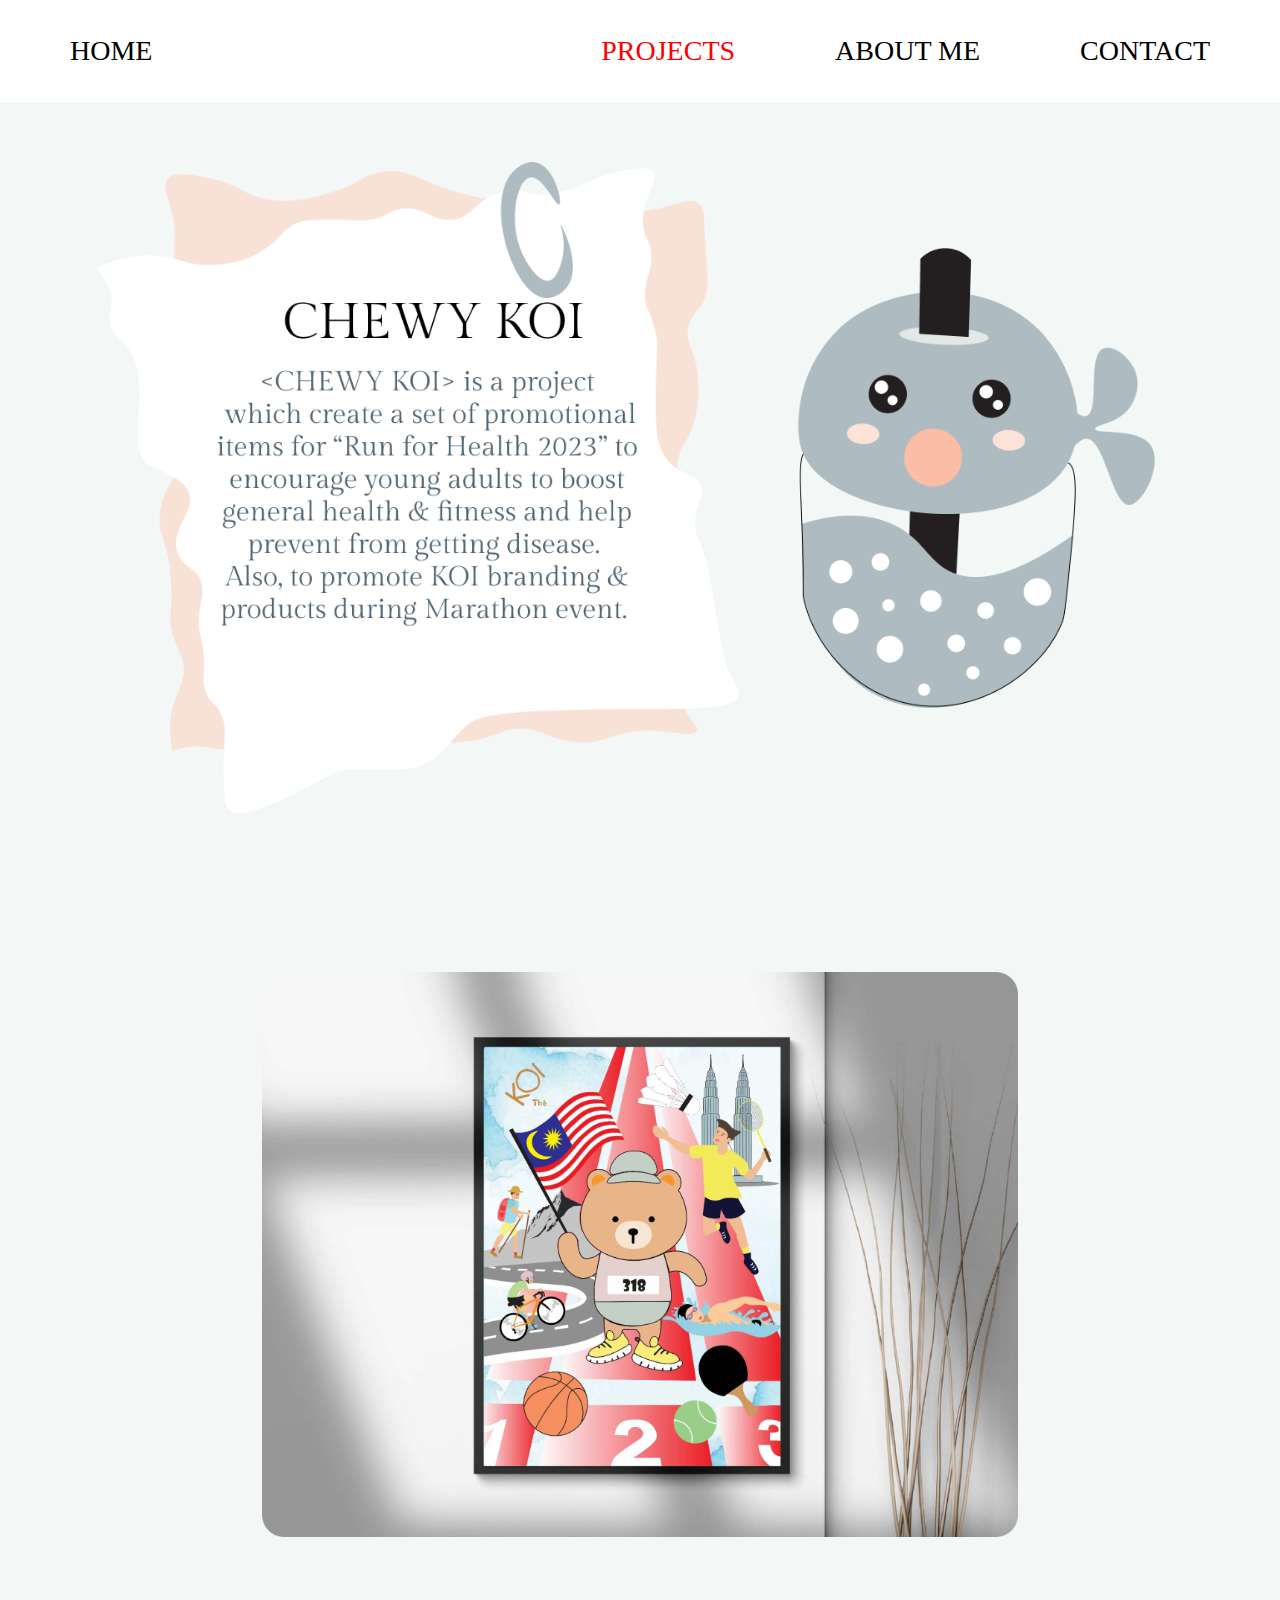
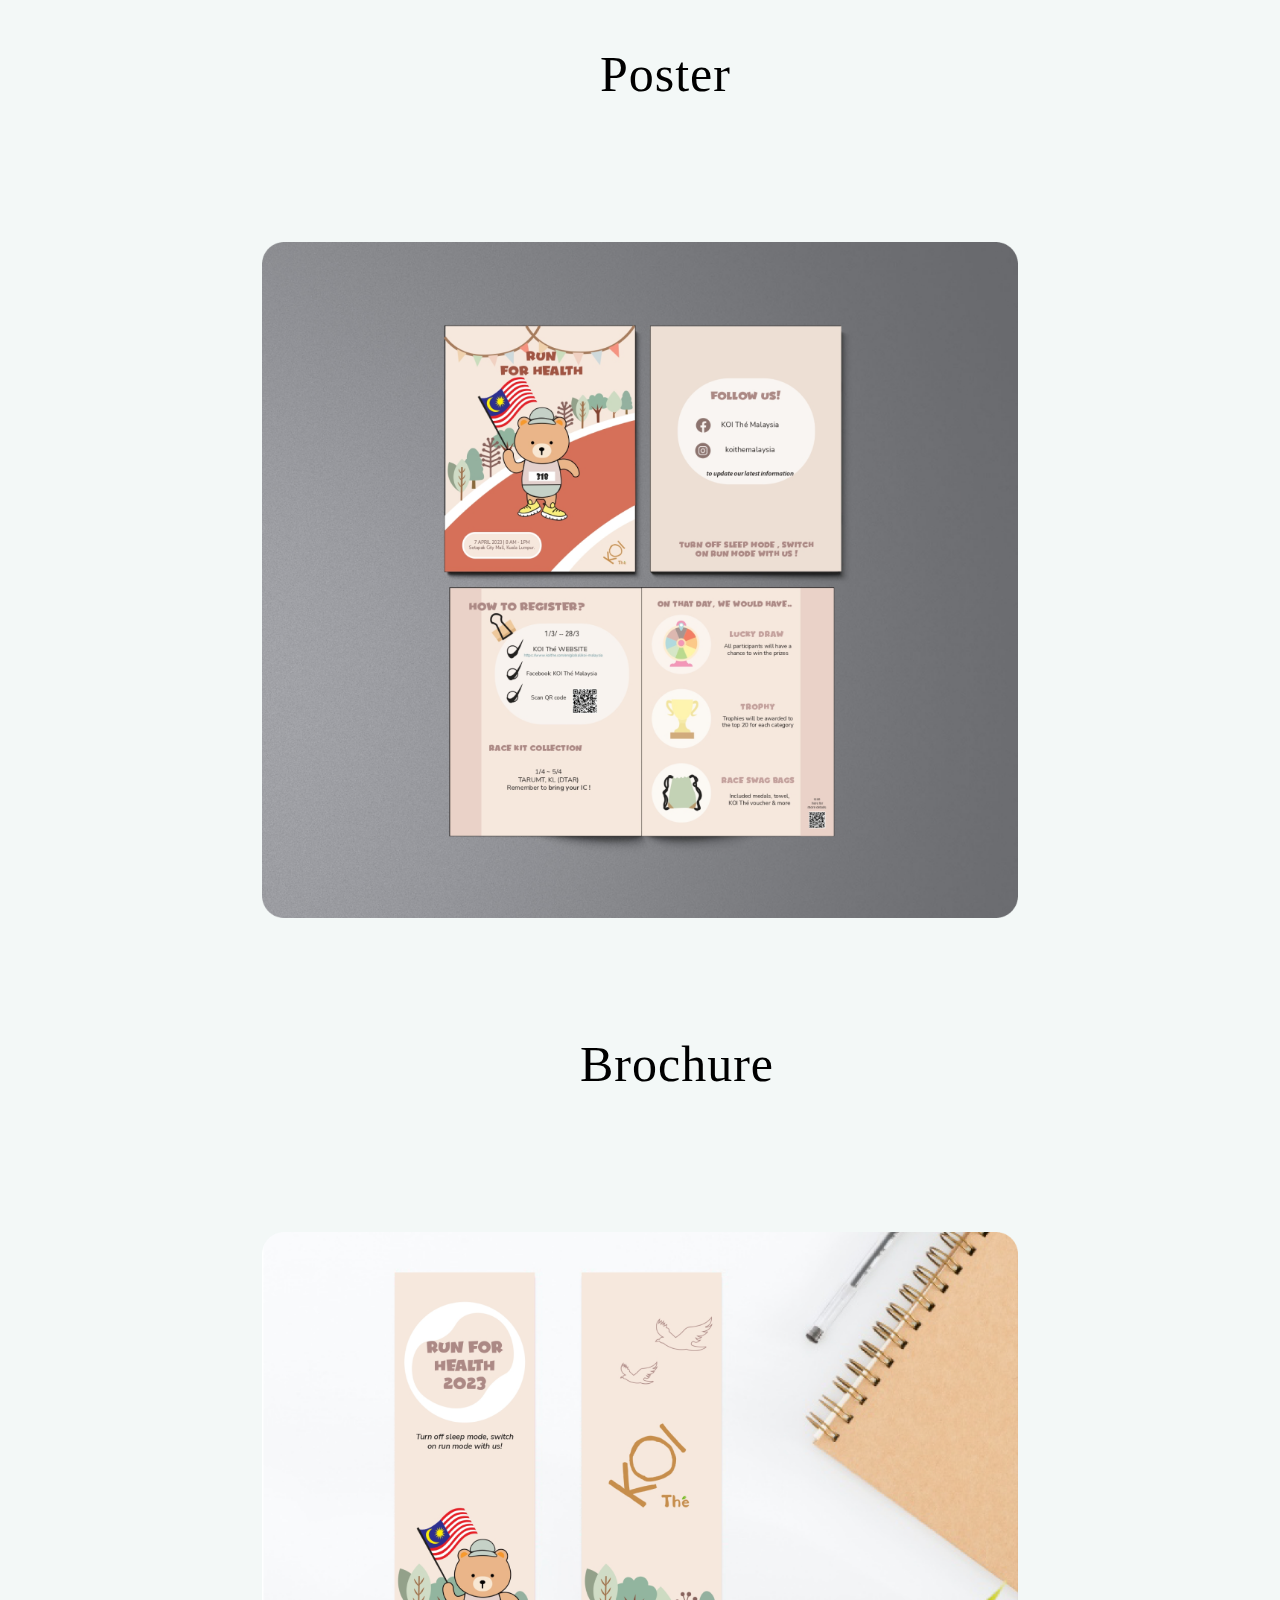
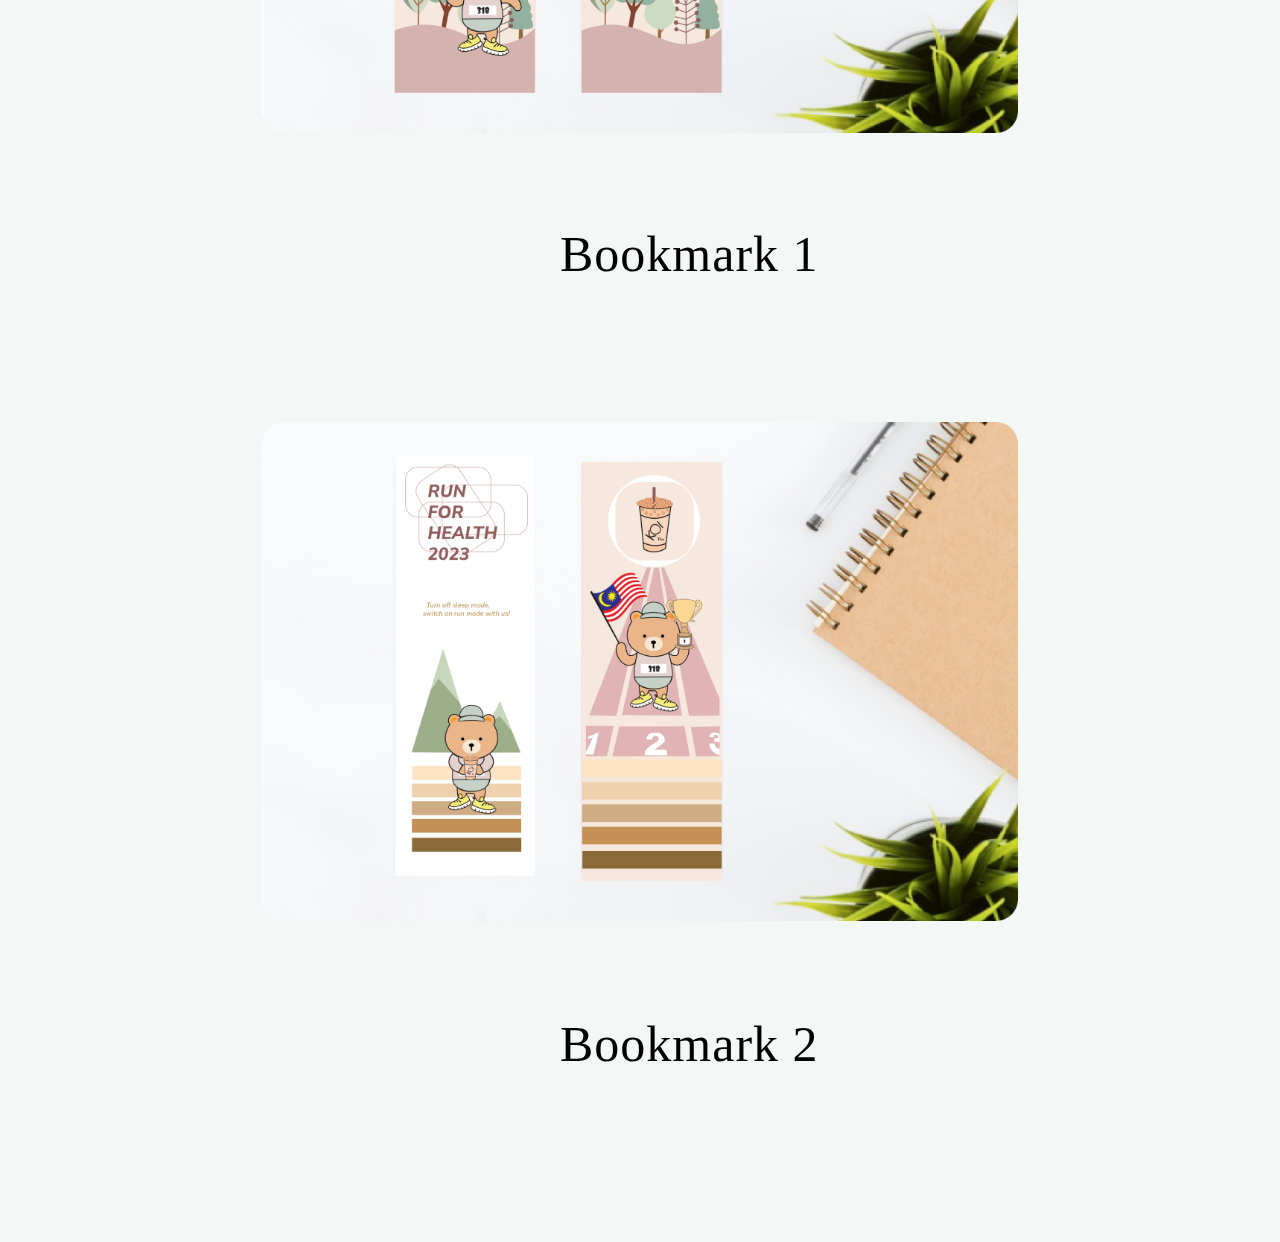
<file: Chewy Koi.html>
<!DOCTYPE html>
<html>
  <head>
   <title>Chewy Koi</title>
   <link rel="stylesheet" href="Project 2_stylesheets.css">
   <link rel="preconnect" href="https://fonts.googleapis.com">
   <link rel="preconnect" href="https://fonts.gstatic.com" crossorigin>
   <link href="https://fonts.googleapis.com/css2?family=Gilda+Display&display=swap" rel="stylesheet.css">

   <!--PROJECTS PAGE STARTS-->
   <nav>
    <div class="nav-left">
      <li><a href="index.html">HOME</a></li>
    </div>
    <div class="nav-right">
      <li><a href="projects.html"style="color: red;">PROJECTS</a></li>
      <li><a href="about.html">ABOUT ME</a></li>
      <li><a href="contact.html">CONTACT</a></li>
    </div>
  </nav>

  <body>
    <!-- Section 1 Start -->
    <div id="BoxCategory_1" style="width:100%; height: 800px; margin:auto; display: flex; align-items: left;padding-top: 10px;padding-bottom: 10px;padding-right: 10px;padding-left: 10px;">
      <!-- Section 1.1 Start -->
      <div id="BoxCategory_2" style="width: 60%;">
    <image src="Assets/Koi Board.png" class="center1"></image>
    </div>
      <!-- Section 1.1 End -->
      <!-- Section 1.2 Start -->
      <div id="BoxCategory_3" style="width: 40%;">
    <image src="Assets/Milk Tea.png" class="center2"></image>
    </div>
      <!-- Section 1.2 End -->
    </div>
    <!-- Section 1 End -->

 <!-- Section 2 Start -->
 <div id="BoxCategory_3" style="width:100%; height: 720px; margin:auto; display: flex; align-items: left;padding-top: 10px;padding-bottom: 10px;padding-right: 10px;padding-left: 10px;">
    <!-- Section 2.1 Start -->
    <div id="BoxCategory_4" style="width: 20%;"></div>
    <!-- Section 2.1 End -->
    <!-- Section 2.2 Start -->
    <div id="BoxCategory_5" style="width: 60%;">
    <image src="Assets/Poster.png" class="center3"></image>
    </div>
    <!-- Section 2.2 End -->
    <!-- Section 2.3 Start -->
    <div id="BoxCategory_4" style="width: 20%;"></div>
    <!-- Section 2.3 End -->
  </div>
  <!-- Section 2 End -->

  <!-- Section 2 Start -->
 <div id="BoxCategory_3" style="width:100%; height: 110px; margin:auto; display: flex; align-items: left;padding-top: 10px;padding-bottom: 10px;padding-right: 10px;padding-left: 10px;">
    <!-- Section 2.1 Start -->
    <div id="BoxCategory_4" style="width: 33.33%;"></div>
    <!-- Section 2.1 End -->
    <!-- Section 2.2 Start -->
    <div id="BoxCategory_5" style="width: 33.33%;">
    <p class="content">Poster</p>
    </div>
    <!-- Section 2.2 End -->
    <!-- Section 2.3 Start -->
    <div id="BoxCategory_4" style="width: 33.33%;"></div>
    <!-- Section 2.3 End -->
  </div>
  <!-- Section 2 End -->

   <!-- Section 1 Start -->
   <div id="BoxCategory_1" style="width:100%; height: 880px; margin:auto; display: flex; align-items: left;padding-top: 10px;padding-bottom: 10px;padding-right: 10px;padding-left: 10px;">
    <!-- Section 1.1 Start -->
    <div id="BoxCategory_2" style="width: 20%;"></div>
    <!-- Section 1.1 End -->
    <!-- Section 1.2 Start -->
    <div id="BoxCategory_3" style="width: 60%;">
    <image src="Assets/Brochure.png" class="center4"></image>
    </div>
    <!-- Section 1.2 End -->
    <!-- Section 1.3 Start -->
    <div id="BoxCategory_2" style="width: 20%;"></div>
    <!-- Section 1.3 End -->
  </div>
  <!-- Section 1 End -->

  <!-- Section 1 Start -->
  <div id="BoxCategory_1" style="width:100%; height: 110px; margin:auto; display: flex; align-items: left;padding-top: 10px;padding-bottom: 10px;padding-right: 10px;padding-left: 10px;">
    <!-- Section 1.1 Start -->
    <div id="BoxCategory_2" style="width: 33.33%;"></div>
    <!-- Section 1.1 End -->
    <!-- Section 1.2 Start -->
    <div id="BoxCategory_3" style="width: 33.33%;">
    <p class="content2">Brochure</p>
    </div>
    <!-- Section 1.2 End -->
    <!-- Section 1.3 Start -->
    <div id="BoxCategory_2" style="width: 33.33%;"></div>
    <!-- Section 1.3 End -->
  </div>
  <!-- Section 1 End -->

  <!-- Section 2 Start -->
 <div id="BoxCategory_3" style="width:100%; height: 680px; margin:auto; display: flex; align-items: left;padding-top: 10px;padding-bottom: 10px;padding-right: 10px;padding-left: 10px;">
    <!-- Section 2.1 Start -->
    <div id="BoxCategory_4" style="width: 20%;"></div>
    <!-- Section 2.1 End -->
    <!-- Section 2.2 Start -->
    <div id="BoxCategory_5" style="width: 60%;">
    <image src="Assets/Bookmark 1.png" class="center5"></image>
    </div>
    <!-- Section 2.2 End -->
    <!-- Section 2.3 Start -->
    <div id="BoxCategory_4" style="width: 20%;"></div>
    <!-- Section 2.3 End -->
  </div>
  <!-- Section 2 End -->

  <!-- Section 2 Start -->
 <div id="BoxCategory_3" style="width:100%; height: 110px; margin:auto; display: flex; align-items: left;padding-top: 10px;padding-bottom: 10px;padding-right: 10px;padding-left: 10px;">
    <!-- Section 2.1 Start -->
    <div id="BoxCategory_4" style="width: 33.33%;"></div>
    <!-- Section 2.1 End -->
    <!-- Section 2.2 Start -->
    <div id="BoxCategory_5" style="width: 33.33%;">
    <p class="content3">Bookmark 1</p>
    </div>
    <!-- Section 2.2 End -->
    <!-- Section 2.3 Start -->
    <div id="BoxCategory_4" style="width: 33.33%;"></div>
    <!-- Section 2.3 End -->
  </div>
  <!-- Section 2 End -->

    <!-- Section 1 Start -->
    <div id="BoxCategory_1" style="width:100%; height: 680px; margin:auto; display: flex; align-items: left;padding-top: 10px;padding-bottom: 10px;padding-right: 10px;padding-left: 10px;">
        <!-- Section 1.1 Start -->
        <div id="BoxCategory_2" style="width: 20%;"></div>
        <!-- Section 1.1 End -->
        <!-- Section 1.2 Start -->
        <div id="BoxCategory_3" style="width: 60%;">
        <image src="Assets/Bookmark 2.png" class="center6"></image>
        </div>
        <!-- Section 1.2 End -->
        <!-- Section 1.3 Start -->
        <div id="BoxCategory_2" style="width: 20%;"></div>
        <!-- Section 1.3 End -->
      </div>
      <!-- Section 1 End -->
    
      <!-- Section 1 Start -->
      <div id="BoxCategory_1" style="width:100%; height: 250px; margin:auto; display: flex; align-items: left;padding-top: 10px;padding-bottom: 10px;padding-right: 10px;padding-left: 10px;">
        <!-- Section 1.1 Start -->
        <div id="BoxCategory_2" style="width: 33.33%;"></div>
        <!-- Section 1.1 End -->
        <!-- Section 1.2 Start -->
        <div id="BoxCategory_3" style="width: 33.33%;">
        <p class="content4">Bookmark 2</p>
        </div>
        <!-- Section 1.2 End -->
        <!-- Section 1.3 Start -->
        <div id="BoxCategory_2" style="width: 33.33%;"></div>
        <!-- Section 1.3 End -->
      </div>
      <!-- Section 1 End -->
    
</body>
</file>
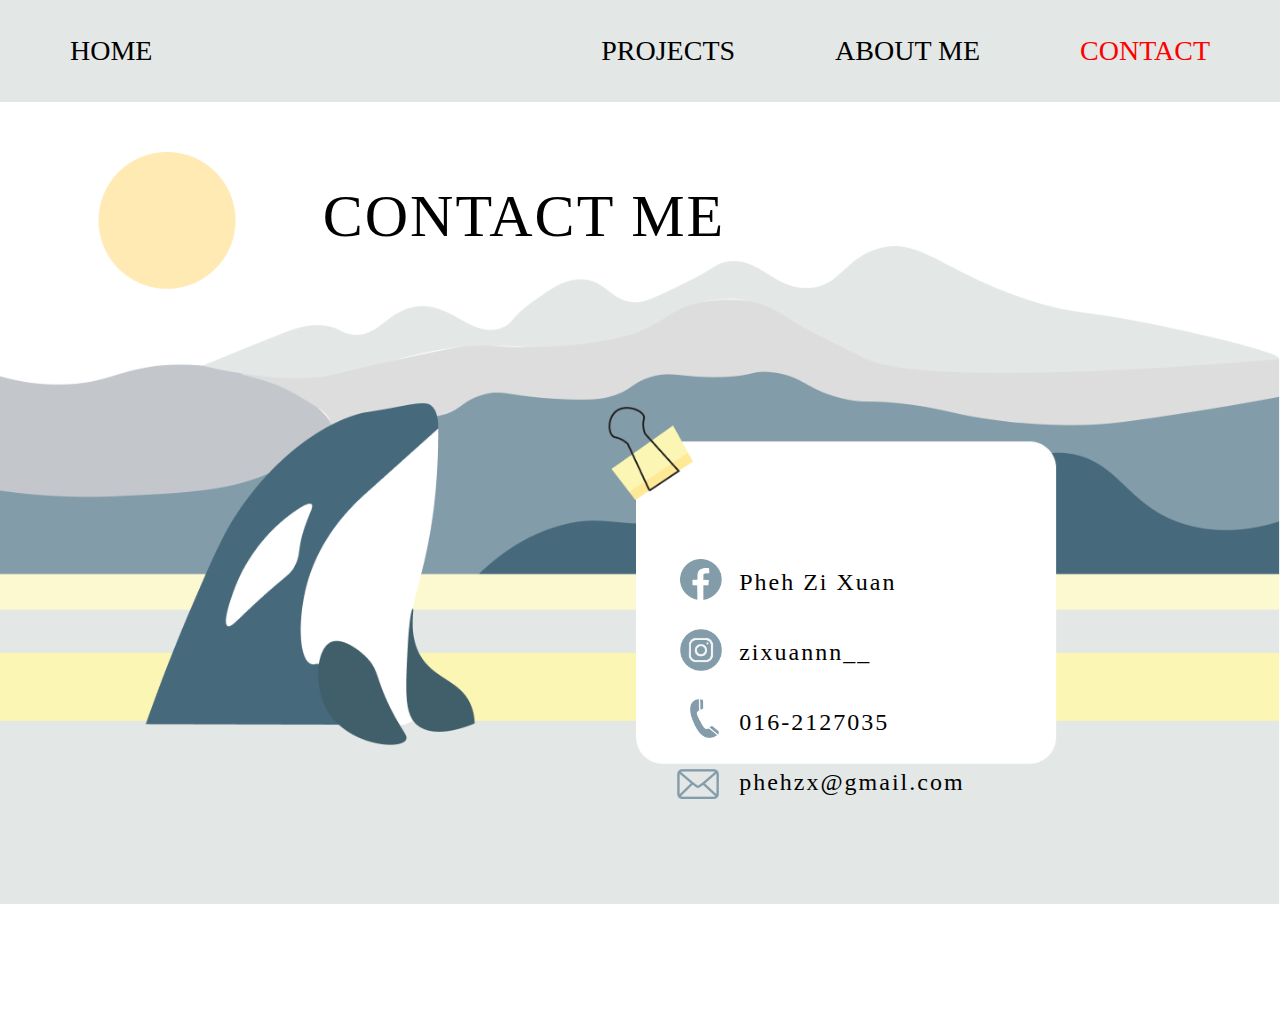
<file: contact.html>
<!DOCTYPE html>
<html>
  <head>
   <title>Contact</title>
   <link rel="stylesheet" href="contact_stylesheets.css">
   <link rel="preconnect" href="https://fonts.googleapis.com">
   <link rel="preconnect" href="https://fonts.gstatic.com" crossorigin>
   <link href="https://fonts.googleapis.com/css2?family=Gilda+Display&display=swap" rel="stylesheet.css">

   <!--PROJECTS PAGE STARTS-->
   <nav>
    <div class="nav-left">
      <li><a href="index.html" class="active">HOME</a></li>
    </div>
    <div class="nav-right">
      <li><a href="projects.html">PROJECTS</a></li>
      <li><a href="about.html">ABOUT ME</a></li>
      <li><a href="contact.html" style="color: red;">CONTACT</a></li>
    </div>
  </nav>

  <body>
    <div id="" style="width: 100%;margin-top: 10px;" class="homepage_bg_img">

    <!-- Section 1 Start -->
  <div id="" style="width:100%; height: 277px; margin:auto; display: flex; align-items: left;padding-top: 10px;padding-bottom: 10px;padding-right: 10px;padding-left: 10px;">
    <!-- Section 1.1 Start -->
    <div id="" style="width: 20%;"></div>
    <!-- Section 1.1 End -->
    <!-- Section 1.2 Start -->
    <div id="" style="width: 40%;">
      <p class="content">CONTACT ME</p>
    </div>
    <!-- Section 1.2 End -->
    <!-- Section 1.3 Start -->
    <div id="" style="width: 40%;"></div>
    <!-- Section 1.3 End -->
  </div>
  <!-- Section 1 End -->

  <!-- Section 2 Start -->
  <div id="" style="width:100%; height: 633px; margin:auto; display: flex; align-items: left;padding-top: 10px;padding-bottom: 10px;padding-right: 10px;padding-left: 10px;">
    <!-- Section 2.1 Start -->
    <div id="" style="width: 50%;"></div>
    <!-- Section 2.1 End -->

    <!-- Section 2.2 Start -->
    <div id="" style="width: 35%;margin-top: 150px;">
      <div id="" style="width:100%; height: 70px; margin:auto; display: flex; align-items: left;padding-top: 10px;padding-bottom: 10px;padding-right: 10px;padding-left: 10px;">
        <!-- Section 1.1 Start -->
        <div id="" style="width: 20%;">
        <image src="Assets/FB icon.png" style=width:50%;margin-left:30px;padding-bottom:10px;></image>
        </div>
        <!-- Section 1.1 End -->
        <!-- Section 1.2 Start -->
        <div id="" style="width: 60%;">
        <p class="par">Pheh Zi Xuan</p>
        </div>
        <!-- Section 1.2 End -->
        <!-- Section 1.3 Start -->
        <div id="" style="width: 20%;"></div>
        <!-- Section 1.3 End -->
      </div>

      <div id="" style="width:100%; height: 70px; margin:auto; display: flex; align-items: left;padding-top: 10px;padding-bottom: 10px;padding-right: 10px;padding-left: 10px;">
        <!-- Section 1.1 Start -->
        <div id="" style="width: 20%;">
        <image src="Assets/IG icon.png" style=width:50%;margin-left:30px;></image>
        </div>
        <!-- Section 1.1 End -->
        <!-- Section 1.2 Start -->
        <div id="" style="width: 60%;">
        <p class="par">zixuannn__</p>
        </div>
        <!-- Section 1.2 End -->
        <!-- Section 1.3 Start -->
        <div id="" style="width: 20%;"></div>
        <!-- Section 1.3 End -->
      </div>

      <div id="" style="width:100%; height: 60px; margin:auto; display: flex; align-items: left;padding-top: 10px;padding-bottom: 10px;padding-right: 10px;padding-left: 10px;">
        <!-- Section 1.1 Start -->
        <div id="" style="width: 20%;">
        <image src="Assets/Phone.png" style=width:35%;margin-left:40px;></image>
        </div>
        <!-- Section 1.1 End -->
        <!-- Section 1.2 Start -->
        <div id="" style="width: 60%;">
        <p class="par">016-2127035</p>
        </div>
        <!-- Section 1.2 End -->
        <!-- Section 1.3 Start -->
        <div id="" style="width: 20%;"></div>
        <!-- Section 1.3 End -->
      </div>
  
      <div id="" style="width:100%; height: 60px; margin:auto; display: flex; align-items: left;padding-top: 10px;padding-bottom: 10px;padding-right: 10px;padding-left: 10px;">
        <!-- Section 1.1 Start -->
        <div id="" style="width: 20%;">
        <image src="Assets/Mail.png" style=width:50%;margin-left:27px;padding-top:10px;></image>
        </div>
        <!-- Section 1.1 End -->
        <!-- Section 1.2 Start -->
        <div id="" style="width: 60%;">
        <p class="par">phehzx@gmail.com</p>
        </div>
        <!-- Section 1.2 End -->
        <!-- Section 1.3 Start -->
        <div id="" style="width: 20%;"></div>
        <!-- Section 1.3 End -->
      </div>
  
  </body>
</file>
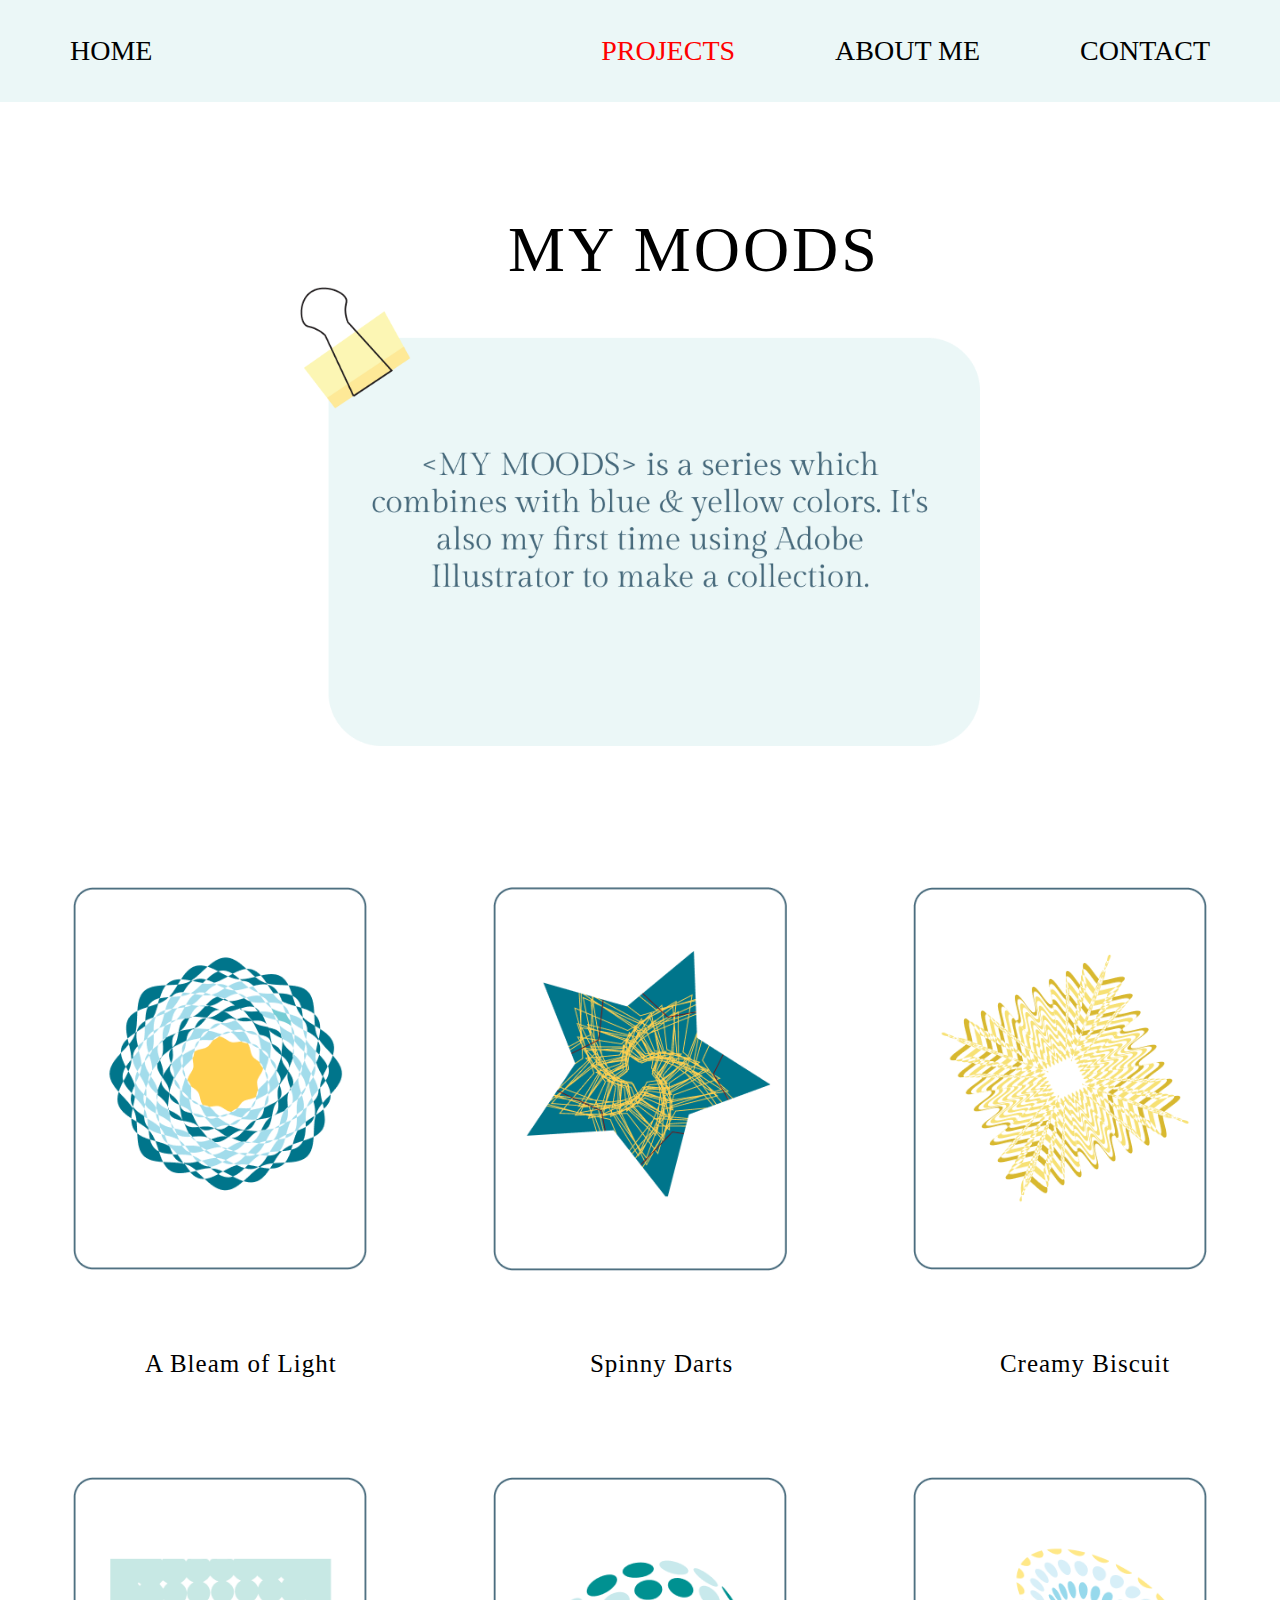
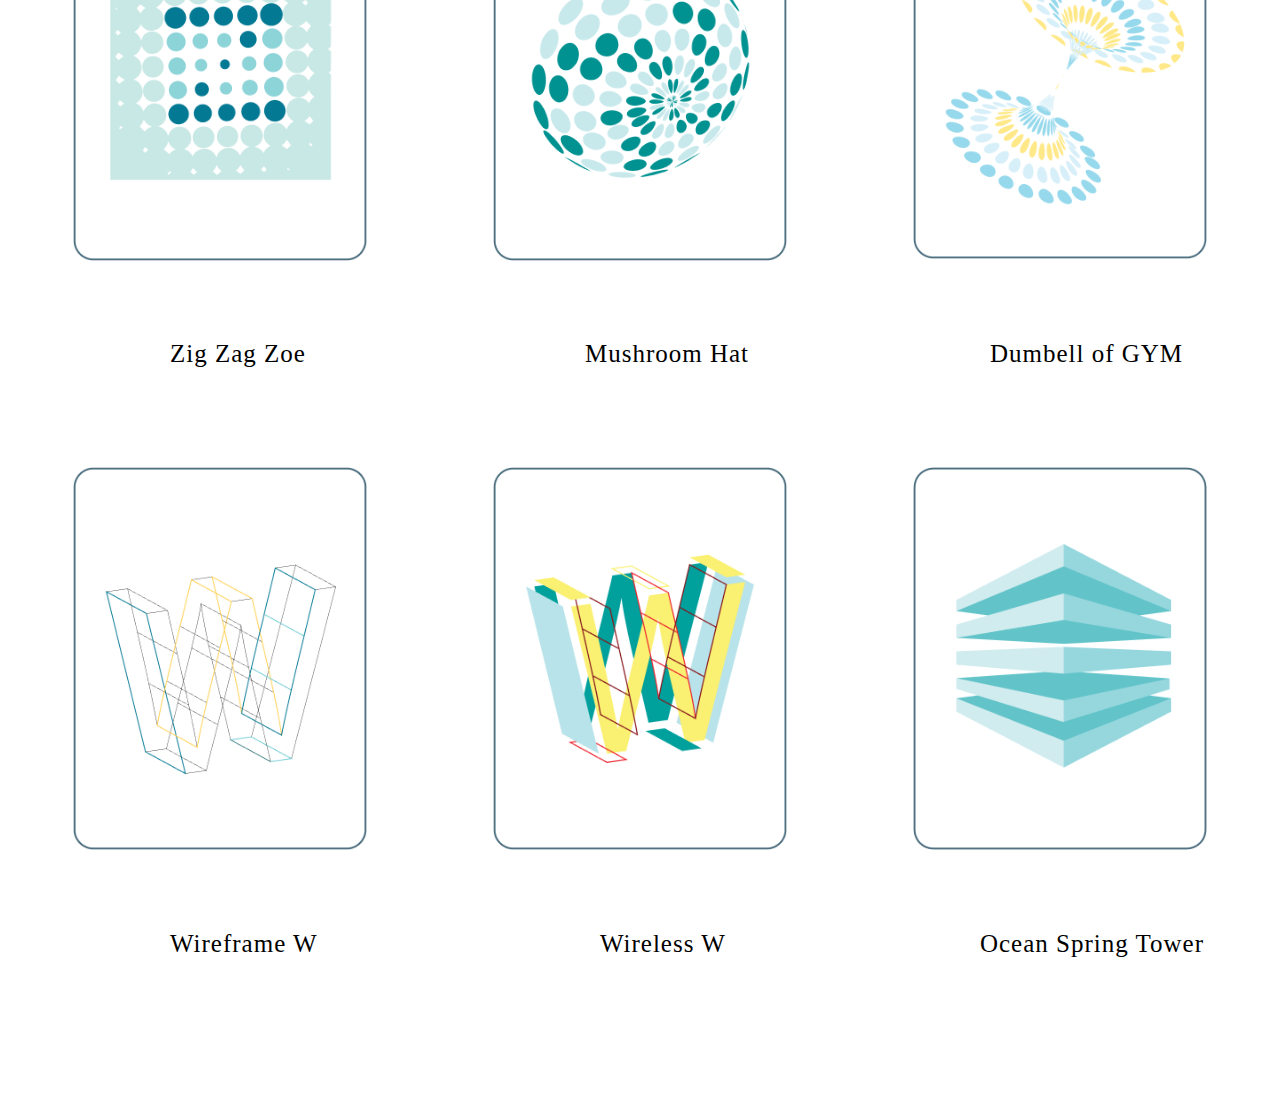
<file: My Moods.html>
<!DOCTYPE html>
<html>
  <head>
   <title>My Moods</title>
   <link rel="stylesheet" href="Project 1_stylesheets.css">
   <link rel="preconnect" href="https://fonts.googleapis.com">
   <link rel="preconnect" href="https://fonts.gstatic.com" crossorigin>
   <link href="https://fonts.googleapis.com/css2?family=Gilda+Display&display=swap" rel="stylesheet.css">

   <!--PROJECTS PAGE STARTS-->
   <nav>
    <div class="nav-left">
      <li><a href="index.html">HOME</a></li>
    </div>
    <div class="nav-right">
      <li><a href="projects.html"style="color: red;">PROJECTS</a></li>
      <li><a href="about.html">ABOUT ME</a></li>
      <li><a href="contact.html">CONTACT</a></li>
    </div>
  </nav>

  <body>
    <!-- Section 1 Start -->
  <div id="BoxCategory_1" style="width:100%; height: 175px; margin:auto; display: flex; align-items: left;padding-top: 10px;padding-bottom: 10px;padding-right: 10px;padding-left: 10px;">
    <!-- Section 1.1 Start -->
    <div id="BoxCategory_2" style="width:30%;"></div>
    <!-- Section 1.1 End -->
    <!-- Section 1.2 Start -->
    <div id="BoxCategory_3" style="width: 40%;">
    <p class="header">MY MOODS</p>
    </div>
    <!-- Section 1.2 End -->
    <!-- Section 1.3 Start -->
    <div id="BoxCategory_2" style="width: 30%;"></div>
    <!-- Section 1.3 End -->
    
  </div>
  <!-- Section 1 End -->

  <!-- Section 2 Start -->
  <div id="BoxCategory_3" style="width:100%; height: 600px; margin:auto; display: flex; align-items: left;padding-top: 10px;padding-bottom: 10px;padding-right: 10px;padding-left: 10px;">
    <!-- Section 2.1 Start -->
    <div id="BoxCategory_4" style="width: 20%;"></div>
    <!-- Section 2.1 End -->
    <!-- Section 2.2 Start -->
    <div id="BoxCategory_5" style="width: 60%;">
    <image src="Assets/Mood Board.png" class="center"></image>
    </div>
    <!-- Section 2.2 End -->
    <!-- Section 2.3 Start -->
    <div id="BoxCategory_4" style="width: 20%;"></div>
    <!-- Section 2.3 End -->
  </div>
  <!-- Section 2 End -->

   <!-- Section 1 Start -->
   <div id="BoxCategory_1" style="width:100%; height: 450px; margin:auto; display: flex; align-items: left;padding-top: 10px;padding-bottom: 10px;padding-right: 10px;padding-left: 10px;">
    <!-- Section 1.1 Start -->
    <div id="BoxCategory_2" style="width: 33.33%;">
     <image src="Assets/A Bleam of Light.png" class="center2"></image>
    </div>
    <!-- Section 1.1 End -->
    <!-- Section 1.2 Start -->
    <div id="BoxCategory_3" style="width:33.33%;">
     <image src="Assets/Spinny Darts.png" class="center2"></image>
    </div>
    <!-- Section 1.2 End -->
    <!-- Section 1.3 Start -->
    <div id="BoxCategory_2" style="width: 33.33%;">
     <image src="Assets/Creamy Biscuit.png" class="center2"></image>
    </div>
    <!-- Section 1.3 End -->
  </div>
  <!-- Section 1 End -->

   <!-- Section 1 Start -->
   <div id="BoxCategory_1" style="width:100%; height: 140px; margin:auto; display: flex; align-items: left;padding-top: 10px;padding-bottom: 10px;padding-right: 10px;padding-left: 10px;">
    <!-- Section 1.1 Start -->
    <div id="BoxCategory_2" style="width: 33.33%;">
     <p class="content"> A Bleam of Light</p>
    </div>
    <!-- Section 1.1 End -->
    <!-- Section 1.2 Start -->
    <div id="BoxCategory_3" style="width:33.33%;">
     <p class="content2"> Spinny Darts</p>
    </div>
    <!-- Section 1.2 End -->
    <!-- Section 1.3 Start -->
    <div id="BoxCategory_2" style="width: 33.33%;">
     <p class="content3">Creamy Biscuit</p>
    </div>
    <!-- Section 1.3 End -->
  </div>
  <!-- Section 1 End -->

  <!-- Section 1 Start -->
  <div id="BoxCategory_1" style="width:100%; height: 450px; margin:auto; display: flex; align-items: left;padding-top: 10px;padding-bottom: 10px;padding-right: 10px;padding-left: 10px;">
    <!-- Section 1.1 Start -->
    <div id="BoxCategory_3" style="width: 33.33%;">
     <image src="Assets/Zig Zag Zoe.png" class="center2"></image>
    </div>
    <!-- Section 1.1 End -->
    <!-- Section 1.2 Start -->
    <div id="BoxCategory_4" style="width:33.33%;">
     <image src="Assets/Mushroom Hat.png" class="center2"></image>
    </div>
    <!-- Section 1.2 End -->
    <!-- Section 1.3 Start -->
    <div id="BoxCategory_2" style="width: 33.33%;">
     <image src="Assets/Dumbell of GYM.png" class="center2"></image>
    </div>
    <!-- Section 1.3 End -->
  </div>
  <!-- Section 1 End -->

   <!-- Section 1 Start -->
   <div id="BoxCategory_1" style="width:100%; height: 140px; margin:auto; display: flex; align-items: left;padding-top: 10px;padding-bottom: 10px;padding-right: 10px;padding-left: 10px;">
    <!-- Section 1.1 Start -->
    <div id="BoxCategory_3" style="width: 33.33%;">
        <p class="content4">Zig Zag Zoe</p>
    </div>
    <!-- Section 1.1 End -->
    <!-- Section 1.2 Start -->
    <div id="BoxCategory_4" style="width:33.33%;">
        <p class="content5">Mushroom Hat</p>
    </div>
    <!-- Section 1.2 End -->
    <!-- Section 1.3 Start -->
    <div id="BoxCategory_2" style="width: 33.33%;">
        <p class="content6"> Dumbell of GYM </p>
    </div>
    <!-- Section 1.3 End -->
  </div>
  <!-- Section 1 End -->

  <!-- Section 1 Start -->
  <div id="BoxCategory_1" style="width:100%; height: 450px; margin:auto; display: flex; align-items: left;padding-top: 10px;padding-bottom: 10px;padding-right: 10px;padding-left: 10px;">
    <!-- Section 1.1 Start -->
    <div id="BoxCategory_4" style="width: 33.33%;">
     <image src="Assets/Wireframe W.png" class="center2"></image>
    </div>
    <!-- Section 1.1 End -->
    <!-- Section 1.2 Start -->
    <div id="BoxCategory_2" style="width:33.33%;">
     <image src="Assets/Wireless W.png" class="center2"></image>
    </div>
    <!-- Section 1.2 End -->
    <!-- Section 1.3 Start -->
    <div id="BoxCategory_4" style="width: 33.33%;">
     <image src="Assets/Ocean Spring Tower.png" class="center2"></image>
    </div>
    <!-- Section 1.3 End -->
  </div>
  <!-- Section 1 End -->

   <!-- Section 1 Start -->
   <div id="BoxCategory_1" style="width:100%; height: 200px; margin:auto; display: flex; align-items: left;padding-top: 10px;padding-bottom: 10px;padding-right: 10px;padding-left: 10px;">
    <!-- Section 1.1 Start -->
    <div id="BoxCategory_4" style="width: 33.33%;">
        <p class="content7">Wireframe W</p>
    </div>
    <!-- Section 1.1 End -->
    <!-- Section 1.2 Start -->
    <div id="BoxCategory_2" style="width:33.33%;">
        <p class="content8">Wireless W</p>
    </div>
    <!-- Section 1.2 End -->
    <!-- Section 1.3 Start -->
    <div id="BoxCategory_4" style="width: 33.33%;">
        <p class="content9">Ocean Spring Tower</p>
    </div>
    <!-- Section 1.3 End -->
  </div>
  <!-- Section 1 End -->


</body>
</file>
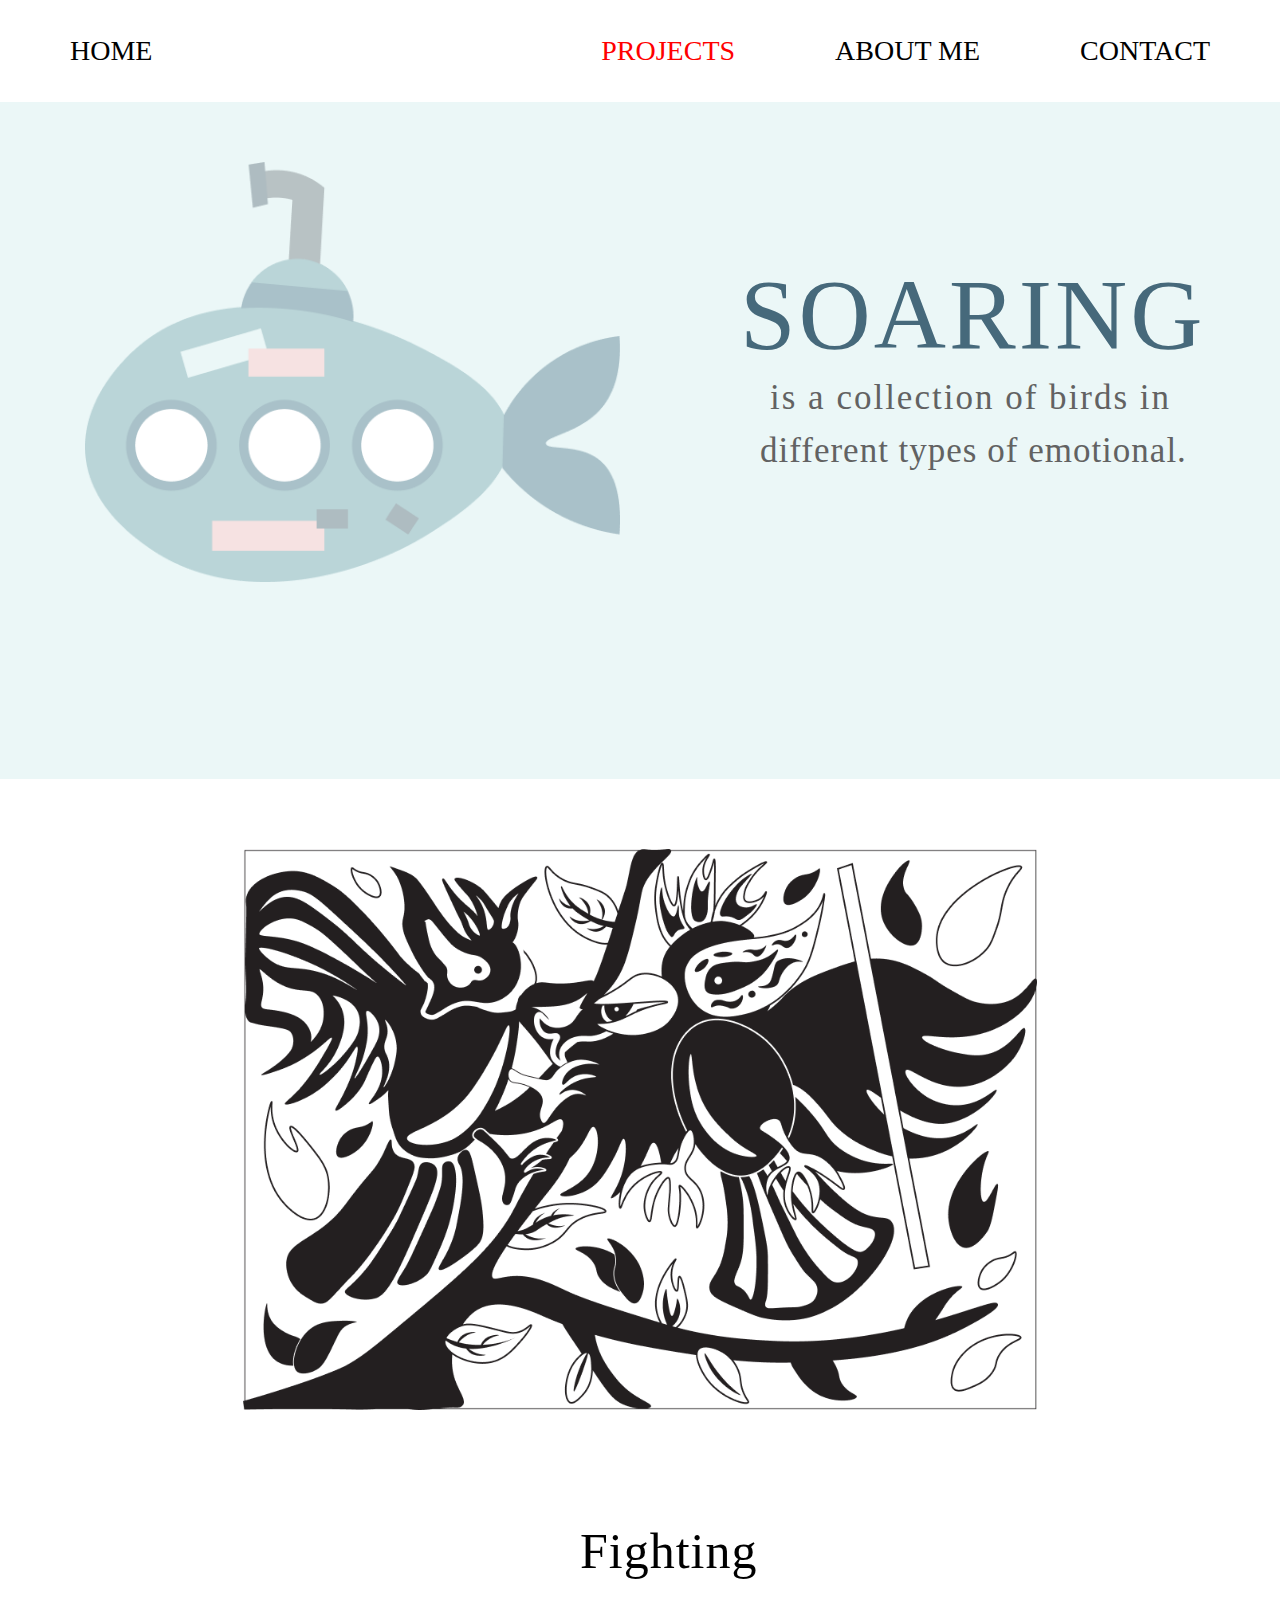
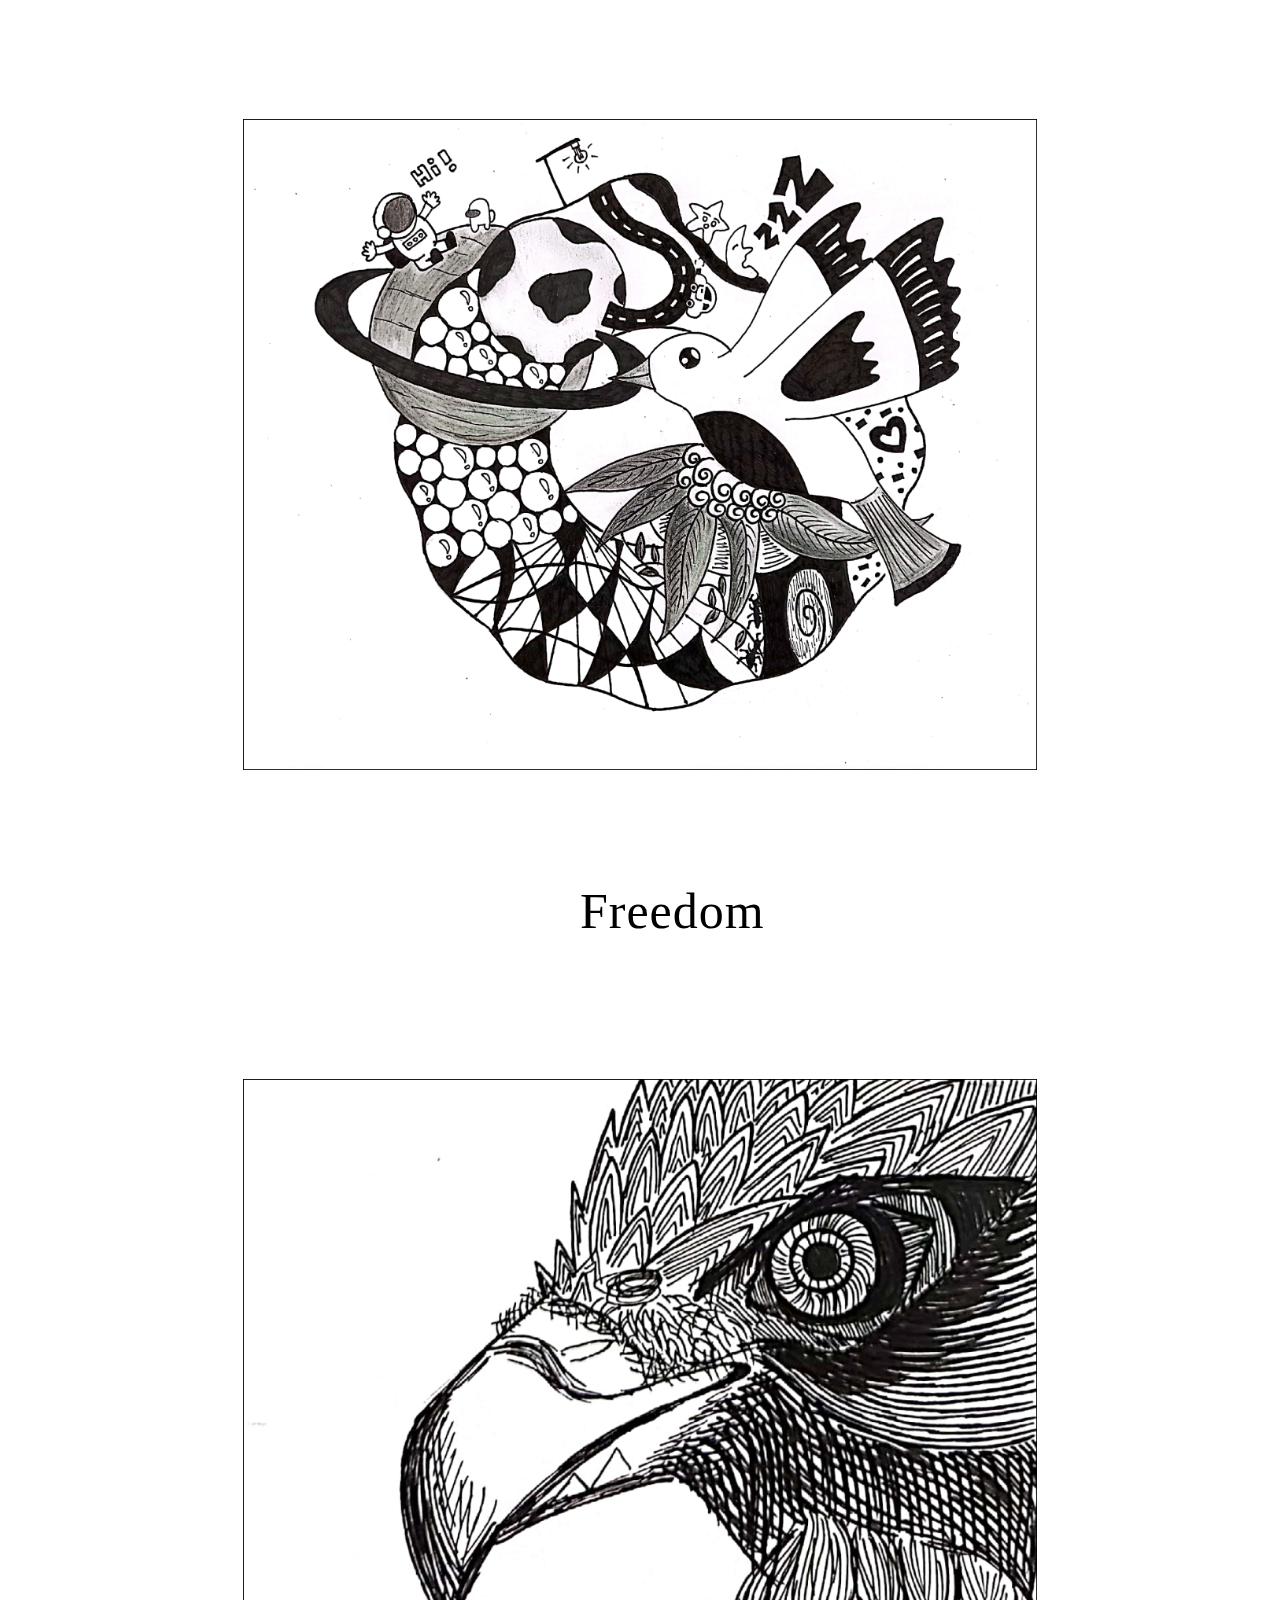
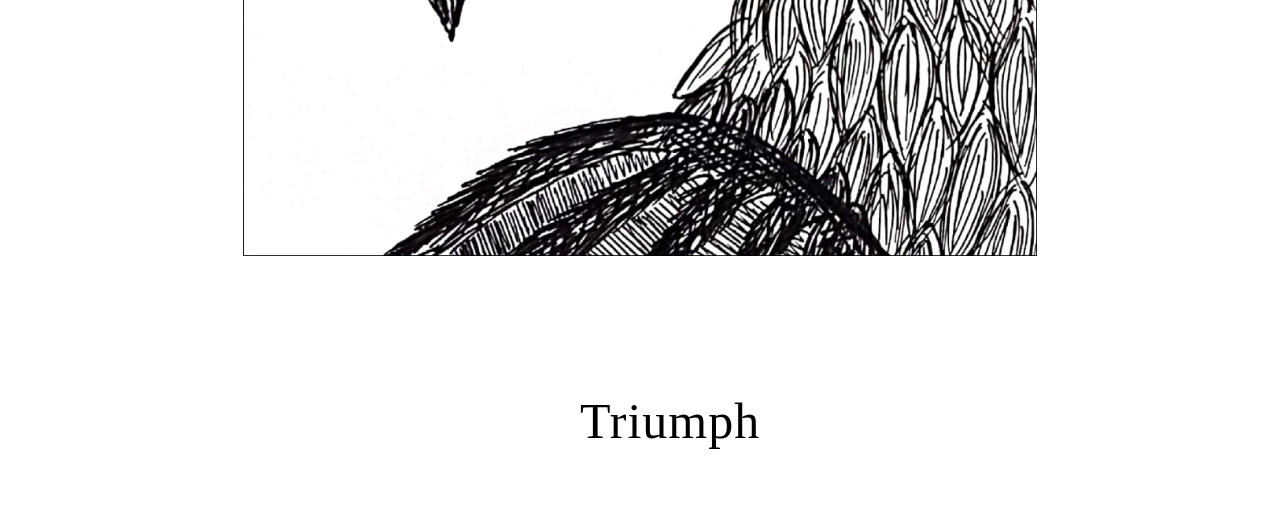
<file: Soaring.html>
<!DOCTYPE html>
<html>
  <head>
   <title>My Moods</title>
   <link rel="stylesheet" href="Project 3_stylesheets.css">
   <link rel="preconnect" href="https://fonts.googleapis.com">
   <link rel="preconnect" href="https://fonts.gstatic.com" crossorigin>
   <link href="https://fonts.googleapis.com/css2?family=Gilda+Display&display=swap" rel="stylesheet.css">

   <!--PROJECTS PAGE STARTS-->
   <nav>
    <div class="nav-left">
      <li><a href="index.html">HOME</a></li>
    </div>
    <div class="nav-right">
      <li><a href="projects.html"style="color: red;">PROJECTS</a></li>
      <li><a href="about.html">ABOUT ME</a></li>
      <li><a href="contact.html">CONTACT</a></li>
    </div>
  </nav>

  <body>
      <!-- Section 1 Start -->
  <div id="BoxCategory_1" style="width:100%; height: 677px; margin:auto; display: flex; align-items: left;padding-top: 10px;padding-bottom: 10px;padding-right: 10px;padding-left: 10px;">
    <!-- Section 1.1 Start -->
    <div id="BoxCategory_1" style="width:50%;">
    <image src="Assets/Submarine.png" class="center"></image>
    </div>
    <!-- Section 1.1 End -->
    <!-- Section 1.2 Start -->
    <div id="BoxCategory_1" style="width: 50%;">
        <p class="header">SOARING</p>
        <p class="header1">is a collection of birds in</p>
        <p class="header2">different types of emotional.</p>
    </div>
    <!-- Section 1.2 End -->
    
  </div>
  <!-- Section 1 End -->

  <!-- Section 1 Start -->
  <div id="BoxCategory_2" style="width:100%; height: 720px; margin:auto; display: flex; align-items: left;padding-top: 10px;padding-bottom: 10px;padding-right: 10px;padding-left: 10px;">
    <!-- Section 1.1 Start -->
    <div id="BoxCategory_2" style="width: 15%;"></div>
    <!-- Section 1.1 End -->
    <!-- Section 1.2 Start -->
    <div id="BoxCategory_2" style="width: 70%;">
    <image src="Assets/Fighting.png" class="center1"></image>
    </div>
    <!-- Section 1.2 End -->
    <!-- Section 1.3 Start -->
    <div id="BoxCategory_2" style="width: 15%;"></div>
    <!-- Section 1.3 End -->
  </div>
  <!-- Section 1 End -->

  <!-- Section 1 Start -->
  <div id="BoxCategory_2" style="width:100%; height: 150px; margin:auto; display: flex; align-items: left;padding-top: 10px;padding-bottom: 10px;padding-right: 10px;padding-left: 10px;">
    <!-- Section 1.1 Start -->
    <div id="BoxCategory_2" style="width: 33.33%;"></div>
    <!-- Section 1.1 End -->
    <!-- Section 1.2 Start -->
    <div id="BoxCategory_2" style="width: 33.33%;">
    <p class="content">Fighting</p>
    </div>
    <!-- Section 1.2 End -->
    <!-- Section 1.3 Start -->
    <div id="BoxCategory_2" style="width: 33.33%;"></div>
    <!-- Section 1.3 End -->
  </div>
  <!-- Section 1 End -->

   <!-- Section 2 Start -->
   <div id="BoxCategory_3" style="width:100%; height: 810px; margin:auto; display: flex; align-items: left;padding-top: 10px;padding-bottom: 10px;padding-right: 10px;padding-left: 10px;">
    <!-- Section 2.1 Start -->
    <div id="BoxCategory_3" style="width: 15%;"></div>
    <!-- Section 2.1 End -->
    <!-- Section 2.2 Start -->
    <div id="BoxCategory_5" style="width: 70%;">
    <image src="Assets/Freedom.png" class="center2"></image>
    </div>
    <!-- Section 2.2 End -->
    <!-- Section 2.3 Start -->
    <div id="BoxCategory_4" style="width: 15%;"></div>
    <!-- Section 2.3 End -->
  </div>
  <!-- Section 2 End -->

  <!-- Section 2 Start -->
  <div id="BoxCategory_3" style="width:100%; height: 150px; margin:auto; display: flex; align-items: left;padding-top: 10px;padding-bottom: 10px;padding-right: 10px;padding-left: 10px;">
    <!-- Section 2.1 Start -->
    <div id="BoxCategory_4" style="width: 33.33%;"></div>
    <!-- Section 2.1 End -->
    <!-- Section 2.2 Start -->
    <div id="BoxCategory_5" style="width: 33.33%;">
    <p class="content2">Freedom</p>
    </div>
    <!-- Section 2.2 End -->
    <!-- Section 2.3 Start -->
    <div id="BoxCategory_4" style="width: 33.33%;"></div>
    <!-- Section 2.3 End -->
  </div>
  <!-- Section 2 End -->

  <!-- Section 1 Start -->
  <div id="BoxCategory_2" style="width:100%; height: 960px; margin:auto; display: flex; align-items: left;padding-top: 10px;padding-bottom: 10px;padding-right: 10px;padding-left: 10px;">
    <!-- Section 1.1 Start -->
    <div id="BoxCategory_3" style="width: 15%;"></div>
    <!-- Section 1.1 End -->
    <!-- Section 1.2 Start -->
    <div id="BoxCategory_3" style="width: 70%;">
    <image src="Assets/Triumph.png" class="center3"></image>
    </div>
    <!-- Section 1.2 End -->
    <!-- Section 1.3 Start -->
    <div id="BoxCategory_3" style="width: 15%;"></div>
    <!-- Section 1.3 End -->
  </div>
  <!-- Section 1 End -->

  <!-- Section 1 Start -->
  <div id="BoxCategory_3" style="width:100%; height: 150px; margin:auto; display: flex; align-items: left;padding-top: 10px;padding-bottom: 10px;padding-right: 10px;padding-left: 10px;">
    <!-- Section 1.1 Start -->
    <div id="BoxCategory_2" style="width: 33.33%;"></div>
    <!-- Section 1.1 End -->
    <!-- Section 1.2 Start -->
    <div id="BoxCategory_3" style="width: 33.33%;">
    <p class="content3">Triumph</p>
    </div>
    <!-- Section 1.2 End -->
    <!-- Section 1.3 Start -->
    <div id="BoxCategory_2" style="width: 33.33%;"></div>
    <!-- Section 1.3 End -->
  </div>
  <!-- Section 1 End -->

  </body>
</file>
<file: Project 2_stylesheets.css>
/*PROJECTS 2 STARTS*/
/* NAV BAR*/
* {
    box-sizing:border-box ;
    padding: 0;
    margin: 0;
    }
  
    body{
      font-family: 'Gilda Display', serif;}
  
    nav{
      background-color: #FFFFFF;
      padding: 15px 20px;
      display: flex;
      justify-content: space-between;
      color: black; }
  
    div{
      list-style-type: none;}
  
    .nav-left a{
      margin-right: auto;
      color:black;
      text-decoration:none;
    }
  
     .nav-right a{
      color:black;
      text-decoration:none;
      display: flex;
    }
  
    .nav-left:hover{
      text-decoration: underline;
      text-decoration-color: red;
      color: red;
    }
  
    .nav-right:hover{
      text-decoration: underline;
      text-decoration-color: red;
      color: red;
    }
  
    .nav-left li{
     font-size: 28px;
     padding: 20px 50px;
    }
  
    .nav-right li{
     font-size: 28px;
     padding: 20px 50px;
    }
  
    .meni li a{
      display: block;
    }
  
    .nav-left{
      display: flex;
      flex-wrap: wrap;
      justify-content: left;
      align-items: center;
    }
  
    .nav-right{
      display: flex;
      flex-wrap: wrap;
      justify-content: right;
      align-items:center;
    }
  
    /* NAV BAR* END/

    /* DIV BOX Color Start */
#BoxCategory_1 {
    background-color: #F3F8F7;
}

#BoxCategory_2 {
    background-color: #F3F8F7;
}

#BoxCategory_3 {
    background-color: #F3F8F7;
}

#BoxCategory_4 {
    background-color: #F3F8F7;
}

#BoxCategory_5 {
    background-color: #F3F8F7;
}

/* DIV BOX Color End */

.center1{
    display: block;
    margin-left: auto;
    margin-right: 27px;
    padding-top: 50px;
    width: 85%;
  }

  .center2{
    display: block;
    margin-left: 20px;
    margin-right: auto;
    padding-top: 130px;
    width: 75%;
  }

  .center3{
    display: block;
    margin-left: auto;
    margin-right: auto;
    padding-top: 60px;
    width: 100%;
  }

  .content{
    font-family:'Gilda Display', serif;
    font-size: 50px;
    padding-left: 170px;
    margin-top: 3%;
    letter-spacing: 1px;
    text-align: left;
  }

  .center4{
    display: block;
    margin-left: auto;
    margin-right: auto;
    padding-top: 100px;
    width: 100%;
  }

  .content2{
    font-family:'Gilda Display', serif;
    font-size: 50px;
    padding-left: 150px;
    margin-top: 3%;
    letter-spacing: 1px;
    text-align: left;
  }

  .center5{
    display: block;
    margin-left: auto;
    margin-right: auto;
    padding-top: 100px;
    width: 100%;
  }

  .content3{
    font-family:'Gilda Display', serif;
    font-size: 50px;
    padding-left: 130px;
    margin-top: 3%;
    letter-spacing: 1px;
    text-align: left;
  }

  .center6{
    display: block;
    margin-left: auto;
    margin-right: auto;
    padding-top: 100px;
    width: 100%;
  }

  .content4{
    font-family:'Gilda Display', serif;
    font-size: 50px;
    padding-left: 130px;
    margin-top: 3%;
    letter-spacing: 1px;
    text-align: left;
  }

  /*PROJECTS 2 END*/
</file>
<file: contact_stylesheets.css>
/* CONTACT PAGE* STARTS/
/* NAV BAR*/
* {
  box-sizing:border-box ;
  padding: 0;
  margin: 0;
  }

  body{
    font-family: 'Gilda Display', serif;}

  nav{
    background-color: #E3E7E6;
    padding: 15px 20px;
    display: flex;
    justify-content: space-between;
    color: black; }

  div{
    list-style-type: none;}

  .nav-left a{
    margin-right: auto;
    color:black;
    text-decoration:none;
  }

   .nav-right a{
    color:black;
    text-decoration:none;
    display: flex;
  }

  .nav-left:hover{
    text-decoration: underline;
    color: red;
  }

  .nav-right:hover{
    text-decoration: underline;
    color: red;
  }

  .nav-left li{
   font-size: 28px;
   padding: 20px 50px;
  }

  .nav-right li{
   font-size: 28px;
   padding: 20px 50px;
  }

  .meni li a{
    display: block;
  }

  .nav-left{
    display: flex;
    flex-wrap: wrap;
    justify-content: left;
    align-items: center;
  }

  .nav-right{
    display: flex;
    flex-wrap: wrap;
    justify-content: right;
    align-items:center;
  }

  /* DIV BOX Color Start */
#BoxCategory_1 {
  background-color: #00f583;
}

#BoxCategory_2 {
  background-color: #4100f5;
}

#BoxCategory_3 {
  background-color: #f5008b;
}

#BoxCategory_4 {
  background-color: #e9f500;
}

#BoxCategory_5{
  background-color: black;
}

/* DIV BOX Color End */

.content{
  font-family:'Gilda Display', serif;
  font-size: 60px;
  padding-left: 20px;
  margin-top: 12%;
  letter-spacing: 2px;
  text-align: center;
}

.homepage_bg_img{
  background-image: url("Assets/Whale\ BG.png");
  background-repeat: no-repeat;
  background-attachment: fixed;
  background-size: 100%;
  background-position-x:center ;
  background-position: 10%;
  }

  .par{
    font-family:'Gilda Display', serif;
    font-size: 24px;
    position: relative;
    padding-left: 5px;
    top: 10px ;
    letter-spacing: 2px;
  }

  /*CONTACT PAGE END*/
</file>
<file: Project 1_stylesheets.css>
/*PROJECTS 1 STARTS*/
/* NAV BAR*/
* {
    box-sizing:border-box ;
    padding: 0;
    margin: 0;
    }
  
    body{
      font-family: 'Gilda Display', serif;}
  
    nav{
      background-color: #EBF7F7;
      padding: 15px 20px;
      display: flex;
      justify-content: space-between;
      color: black; }
  
    div{
      list-style-type: none;}
  
    .nav-left a{
      margin-right: auto;
      color:black;
      text-decoration:none;
    }
  
     .nav-right a{
      color:black;
      text-decoration:none;
      display: flex;
    }
  
    .nav-left:hover{
      text-decoration: underline;
      text-decoration-color: red;
      color: red;
    }
  
    .nav-right:hover{
      text-decoration: underline;
      text-decoration-color: red;
      color: red;
    }
  
    .nav-left li{
     font-size: 28px;
     padding: 20px 50px;
    }
  
    .nav-right li{
     font-size: 28px;
     padding: 20px 50px;
    }
  
    .meni li a{
      display: block;
    }
  
    .nav-left{
      display: flex;
      flex-wrap: wrap;
      justify-content: left;
      align-items: center;
    }
  
    .nav-right{
      display: flex;
      flex-wrap: wrap;
      justify-content: right;
      align-items:center;
    }
  
    /* NAV BAR* END/

/* DIV BOX Color Start */
#BoxCategory_1 {
    background-color: #FFFFFF;
}

#BoxCategory_2 {
    background-color: #FFFFFF;
}

#BoxCategory_3 {
    background-color: #FFFFFF;
}

#BoxCategory_4 {
    background-color: #FFFFFF;
}

#BoxCategory_5 {
    background-color: #FFFFFF;
}

/* DIV BOX Color End */

.header{
    font-family:'Gilda Display', serif;
    font-size: 64px;
    padding-left: 120px;
    margin-top: 20%;
    letter-spacing: 3px;
    text-align: left;
  }

  .center{
    display: block;
    margin-left: auto;
    margin-right: auto;
    width: 90%;
  }

  .center2{
    display: block;
    margin-left: auto;
    margin-right: auto;
    width: 70%;
  }

  .content{
    font-family:'Gilda Display', serif;
    font-size: 25px;
    padding-left: 135px;
    margin-top: 3%;
    letter-spacing: 1px;
    text-align: left;
  }

  .content2{
    font-family:'Gilda Display', serif;
    font-size: 25px;
    padding-left: 160px;
    margin-top: 3%;
    letter-spacing: 1px;
    text-align: left;
  }

  .content3{
    font-family:'Gilda Display', serif;
    font-size: 25px;
    padding-left: 150px;
    margin-top: 3%;
    letter-spacing: 1px;
    text-align: left;
  }

  .content4{
    font-family:'Gilda Display', serif;
    font-size: 25px;
    padding-left: 160px;
    margin-top: 3%;
    letter-spacing: 1px;
    text-align: left;
  }

  .content5{
    font-family:'Gilda Display', serif;
    font-size: 25px;
    padding-left: 155px;
    margin-top: 3%;
    letter-spacing: 1px;
    text-align: left;
  }

  .content6{
    font-family:'Gilda Display', serif;
    font-size: 25px;
    padding-left: 140px;
    margin-top: 3%;
    letter-spacing: 1px;
    text-align: left;
  }

  .content7{
    font-family:'Gilda Display', serif;
    font-size: 25px;
    padding-left: 160px;
    margin-top: 3%;
    letter-spacing: 1px;
    text-align: left;
  }

  .content8{
    font-family:'Gilda Display', serif;
    font-size: 25px;
    padding-left: 170px;
    margin-top: 3%;
    letter-spacing: 1px;
    text-align: left;
  }

  .content9{
    font-family:'Gilda Display', serif;
    font-size: 25px;
    padding-left: 130px;
    margin-top: 3%;
    letter-spacing: 1px;
    text-align: left;
  }

  /*PROJECTS 1 END*/
</file>
<file: Project 3_stylesheets.css>
/*PROJECTS 3 STARTS*/
/* NAV BAR*/
* {
    box-sizing:border-box ;
    padding: 0;
    margin: 0;
    }
  
    body{
      font-family: 'Gilda Display', serif;}
  
    nav{
      background-color: #FFFFFF;
      padding: 15px 20px;
      display: flex;
      justify-content: space-between;
      color: black; }
  
    div{
      list-style-type: none;}
  
    .nav-left a{
      margin-right: auto;
      color:black;
      text-decoration:none;
    }
  
     .nav-right a{
      color:black;
      text-decoration:none;
      display: flex;
    }
  
    .nav-left:hover{
      text-decoration: underline;
      text-decoration-color: red;
      color: red;
    }
  
    .nav-right:hover{
      text-decoration: underline;
      text-decoration-color: red;
      color: red;
    }
  
    .nav-left li{
     font-size: 28px;
     padding: 20px 50px;
    }
  
    .nav-right li{
     font-size: 28px;
     padding: 20px 50px;
    }
  
    .meni li a{
      display: block;
    }
  
    .nav-left{
      display: flex;
      flex-wrap: wrap;
      justify-content: left;
      align-items: center;
    }
  
    .nav-right{
      display: flex;
      flex-wrap: wrap;
      justify-content: right;
      align-items:center;
    }
  
    /* NAV BAR* END/

/* DIV BOX Color Start */
#BoxCategory_1 {
    background-color: #EBF7F7;
}

#BoxCategory_2 {
    background-color: #FFFFFF;
}

#BoxCategory_3 {
    background-color: #FFFFFF;
}

#BoxCategory_4 {
    background-color: #FFFFFF;
}

#BoxCategory_5 {
    background-color: #FFFFFF;
}

/* DIV BOX Color End */
.center{
    display: block;
    margin-left: auto;
    margin-right: 20px;
    padding-top: 50px;
    width: 85%;
  }

  
  .header{
    font-family:'Gilda Display', serif;
    font-size: 100px;
    padding-left: 100px;
    margin-top: 23%;
    letter-spacing: 3px;
    text-align: left;
    color:#46697B;
  }
  
  .header1{
  font-family:'Gilda Display', serif;
    font-size: 35px;
    padding-left: 130px;
    margin-top: 1%;
    letter-spacing: 2px;
    color:#626262;
  }
  
  .header2{
    font-family:'Gilda Display', serif;
      font-size: 35px;
      padding-left: 120px;
      margin-top: 2%;
      letter-spacing: 1px;
      color:#626262;
    }

    .center1{
        display: block;
        margin-left: auto;
        margin-right: auto;
        padding-top:60px;
        width: 90%;
      }

      .content{
        font-family:'Gilda Display', serif;
        font-size: 50px;
        padding-left: 150px;
        margin-top: 3%;
        letter-spacing: 1px;
        text-align: left;
      }

      .center2{
        display: block;
        margin-left: auto;
        margin-right: auto;
        padding-top:60px;
        width: 90%;
      }

      .content2{
        font-family:'Gilda Display', serif;
        font-size: 50px;
        padding-left: 150px;
        margin-top: 3%;
        letter-spacing: 1px;
        text-align: left;
      }
    
      .center3{
        display: block;
        margin-left: auto;
        margin-right: auto;
        padding-top:60px;
        width: 90%;
      }
    
      .content3{
        font-family:'Gilda Display', serif;
        font-size: 50px;
        padding-left: 150px;
        margin-top: 3%;
        letter-spacing: 1px;
        text-align: left;
      }

      /*PROJECTS 3 END*/
</file>
